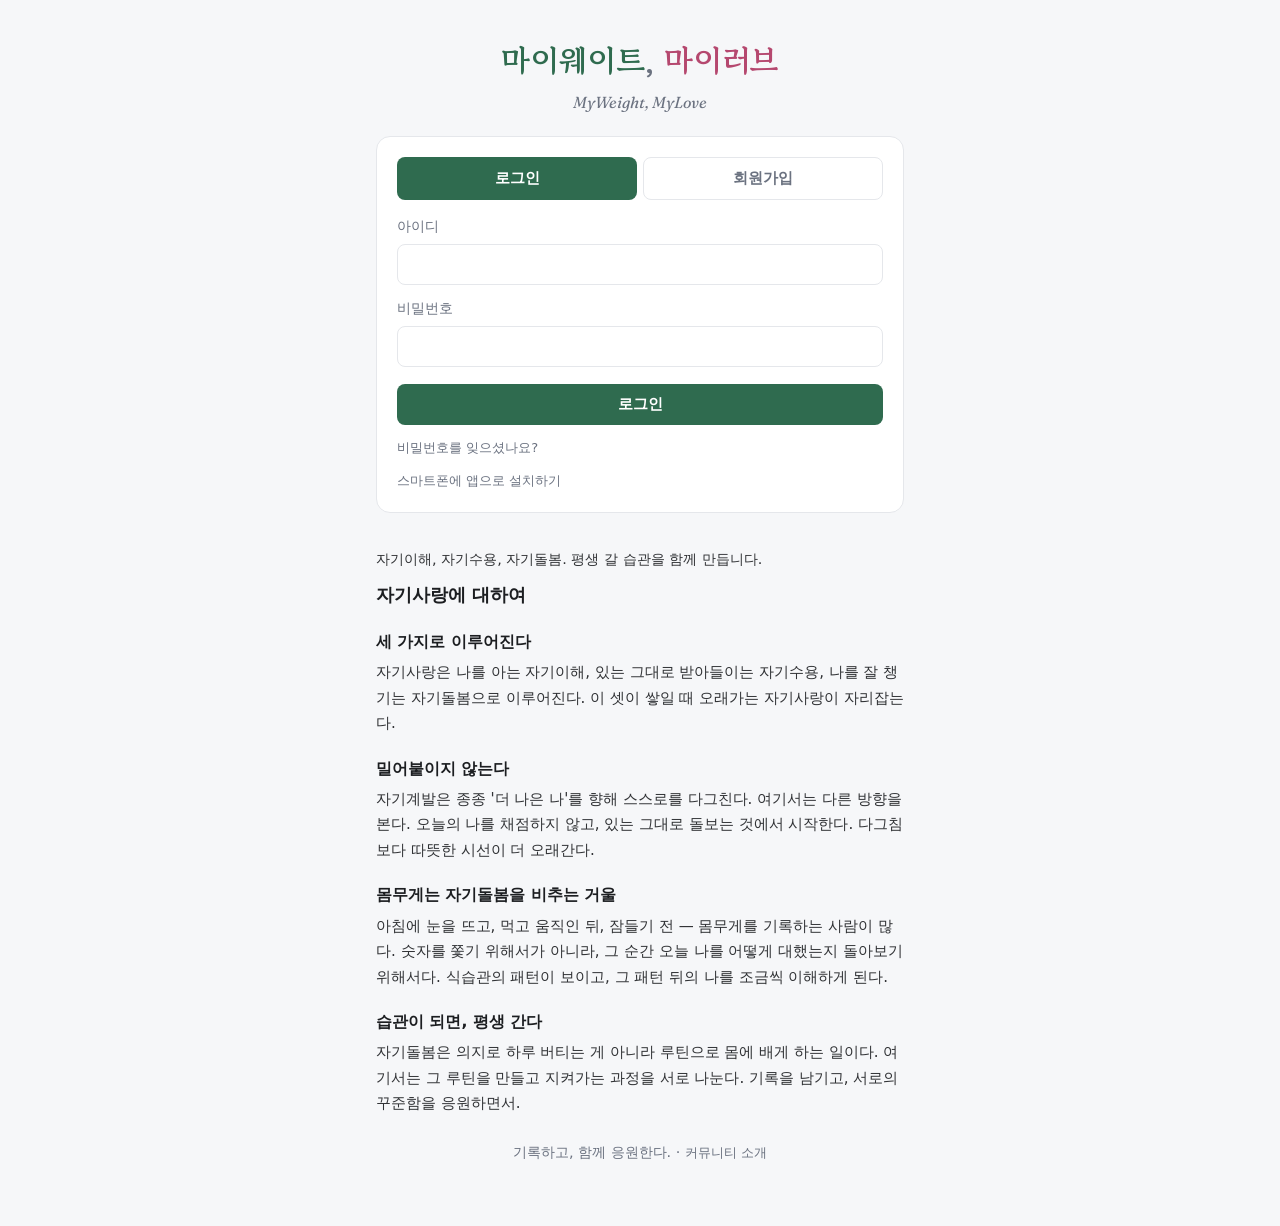
<file: index.html>
<!doctype html>
<html lang="ko">
<head>
  <meta charset="utf-8" />
  <meta name="viewport" content="width=device-width, initial-scale=1" />
  <meta name="color-scheme" content="light dark" />
  <title>마이웨이트, 마이러브</title>
  <meta name="description" content="자기이해, 자기수용, 자기돌봄 — 습관과 루틴으로 몸에 배게 만들어가는 사람들의 커뮤니티." />
  <link rel="icon" type="image/svg+xml" href="./favicon.svg" />
  <link rel="apple-touch-icon" href="./apple-touch-icon.png?v=5" />
  <link rel="manifest" href="./manifest.json" />
  <meta name="theme-color" content="#2f6b4f" />
  <link rel="preconnect" href="https://fonts.googleapis.com" />
  <link rel="stylesheet" href="https://fonts.googleapis.com/css2?family=Fraunces:ital,wght@1,500&family=Gowun+Batang:wght@700&display=swap" />
  <link rel="stylesheet" href="./style.css?v=15" />
</head>
<body>
  <main class="wrap landing">
    <header class="hero">
      <h1 class="wordmark"><span class="w">마이웨이트</span><span class="comma">, </span><span class="l">마이러브</span></h1>
      <p class="en-name">MyWeight, MyLove</p>
    </header>

    <section class="auth-card">
      <div class="tabs">
        <button class="tab on" data-tab="login" type="button">로그인</button>
        <button class="tab" data-tab="signup" type="button">회원가입</button>
      </div>

      <form id="form-login" class="auth-form">
        <label>아이디
          <input id="login-loginid" autocomplete="username" autocapitalize="none" required />
        </label>
        <label>비밀번호
          <input id="login-password" type="password" autocomplete="current-password" required />
        </label>
        <button type="submit">로그인</button>
        <a id="to-reset" href="#" class="link-sm">비밀번호를 잊으셨나요?</a>
        <a href="./install-guide.html" class="link-sm">스마트폰에 앱으로 설치하기</a>
        <p id="login-msg" class="form-msg" hidden></p>
      </form>

      <form id="form-signup" class="auth-form" hidden>
        <label>아이디 <span class="hint">영문 소문자·숫자 3–20자 · 공개되지 않음</span>
          <input id="signup-loginid" autocomplete="off" autocapitalize="none" required />
          <span id="loginid-status" class="field-status"></span>
        </label>
        <label>닉네임 <span class="hint">피드·프로필에 표시됨 · 2–20자</span>
          <input id="signup-name" autocomplete="off" required maxlength="20" />
          <span id="name-status" class="field-status"></span>
        </label>
        <label>비밀번호 (8자 이상)
          <input id="signup-password" type="password" autocomplete="new-password" minlength="8" required />
        </label>
        <label>비밀번호 확인
          <input id="signup-password2" type="password" autocomplete="new-password" required />
        </label>
        <label>목표 몸무게 (kg, 선택)
          <input id="signup-target" type="number" step="0.1" min="20" max="300" autocomplete="off" placeholder="예: 68" />
        </label>
        <button type="submit">가입하기</button>
        <p id="signup-msg" class="form-msg" hidden></p>
      </form>

      <form id="form-reset" class="auth-form" hidden>
        <p class="muted sm">아이디와 닉네임으로 새 비밀번호를 정합니다.</p>
        <label>아이디
          <input id="reset-loginid" autocomplete="username" autocapitalize="none" required />
        </label>
        <label>닉네임
          <input id="reset-name" autocomplete="off" required />
        </label>
        <label>새 비밀번호 (8자 이상)
          <input id="reset-password" type="password" autocomplete="new-password" minlength="8" required />
        </label>
        <button type="submit">비밀번호 변경</button>
        <a href="#" class="link-sm" data-tab="login">로그인으로 돌아가기</a>
        <p id="reset-msg" class="form-msg" hidden></p>
      </form>
    </section>

    <section class="essay">
      <p class="muted">자기이해, 자기수용, 자기돌봄. 평생 갈 습관을 함께 만듭니다.</p>
      <h2>자기사랑에 대하여</h2>

      <h3>세 가지로 이루어진다</h3>
      <p>
        자기사랑은 나를 아는 자기이해, 있는 그대로 받아들이는 자기수용, 나를 잘 챙기는
        자기돌봄으로 이루어진다. 이 셋이 쌓일 때 오래가는 자기사랑이 자리잡는다.
      </p>

      <h3>밀어붙이지 않는다</h3>
      <p>
        자기계발은 종종 '더 나은 나'를 향해 스스로를 다그친다. 여기서는 다른 방향을 본다.
        오늘의 나를 채점하지 않고, 있는 그대로 돌보는 것에서 시작한다. 다그침보다
        따뜻한 시선이 더 오래간다.
      </p>

      <h3>몸무게는 자기돌봄을 비추는 거울</h3>
      <p>
        아침에 눈을 뜨고, 먹고 움직인 뒤, 잠들기 전 — 몸무게를 기록하는 사람이 많다.
        숫자를 쫓기 위해서가 아니라, 그 순간 오늘 나를 어떻게 대했는지 돌아보기 위해서다.
        식습관의 패턴이 보이고, 그 패턴 뒤의 나를 조금씩 이해하게 된다.
      </p>

      <h3>습관이 되면, 평생 간다</h3>
      <p>
        자기돌봄은 의지로 하루 버티는 게 아니라 루틴으로 몸에 배게 하는 일이다.
        여기서는 그 루틴을 만들고 지켜가는 과정을 서로 나눈다. 기록을 남기고,
        서로의 꾸준함을 응원하면서.
      </p>
    </section>

    <p class="muted foot">기록하고, 함께 응원한다. · <a href="./about.html" class="link-sm">커뮤니티 소개</a></p>
  </main>

  <script src="./config.js?v=1"></script>
  <script src="./landing.js?v=1"></script>
</body>
</html>
</file>
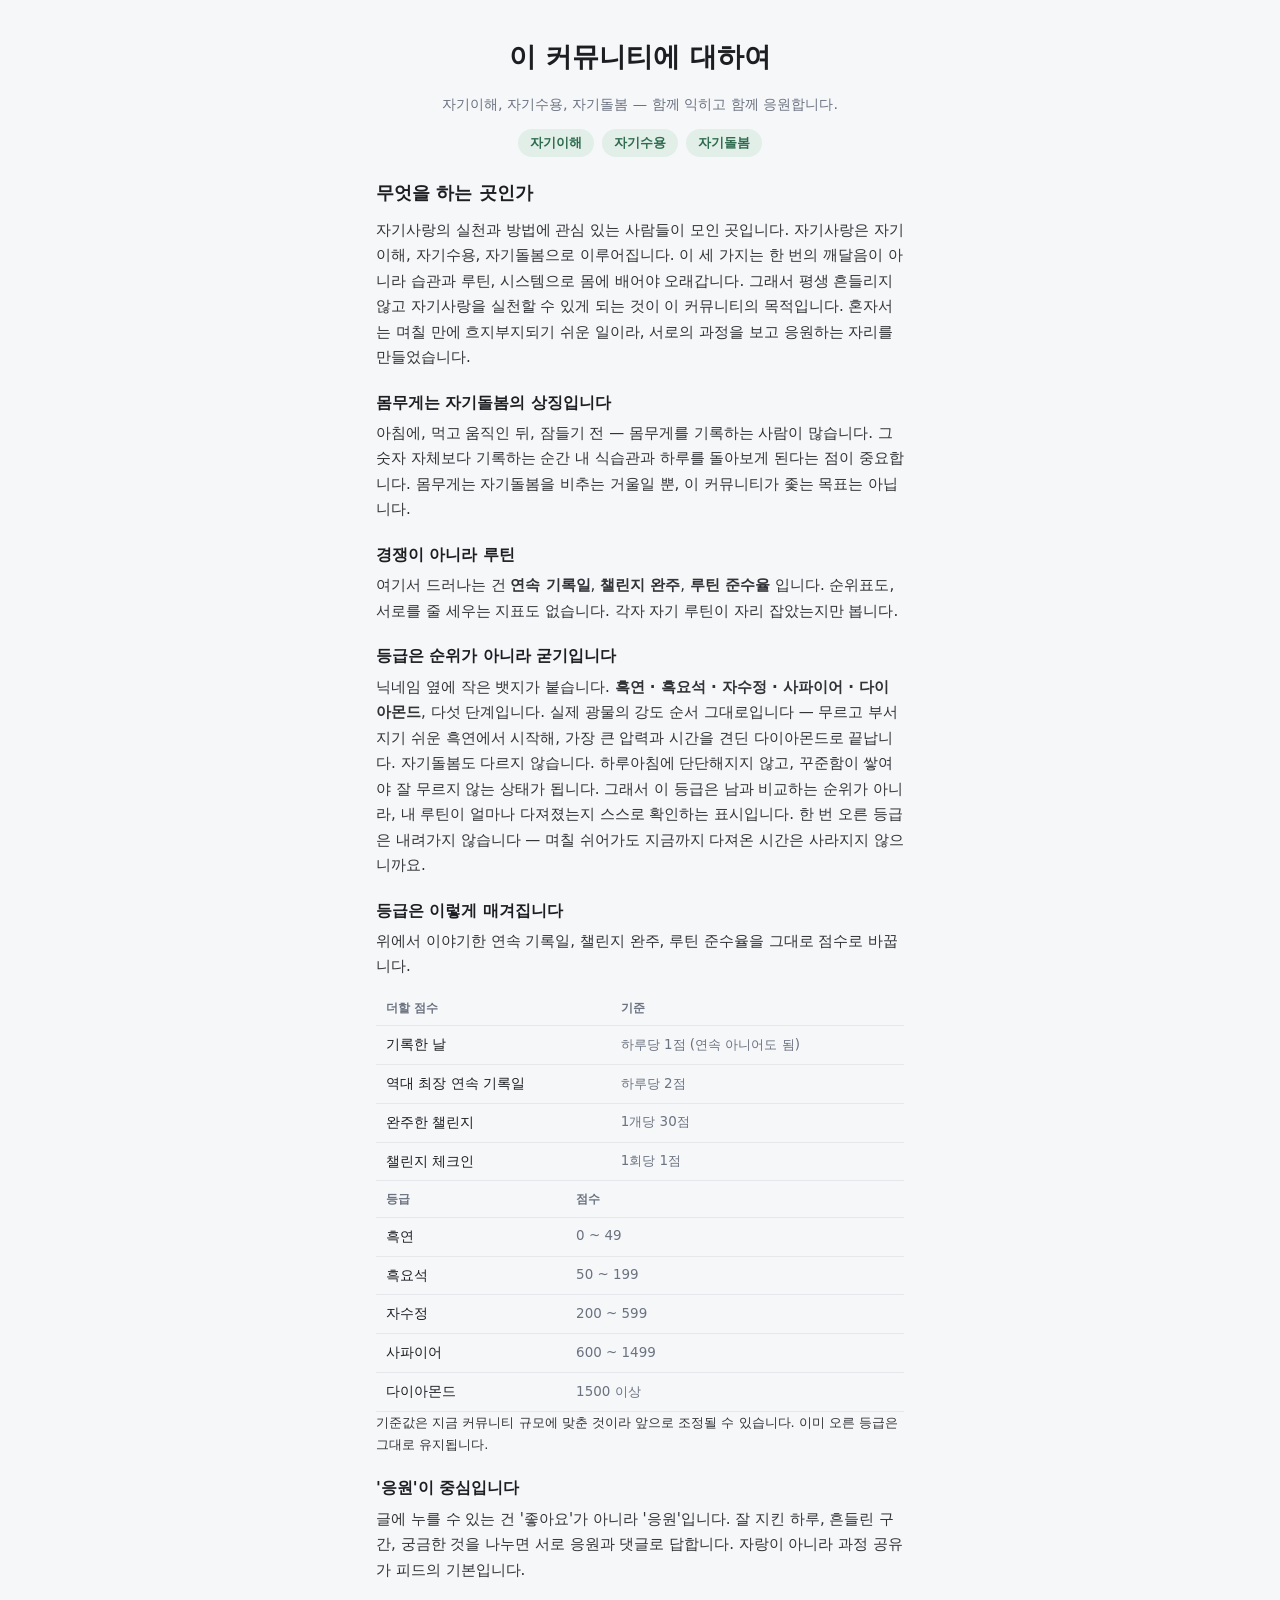
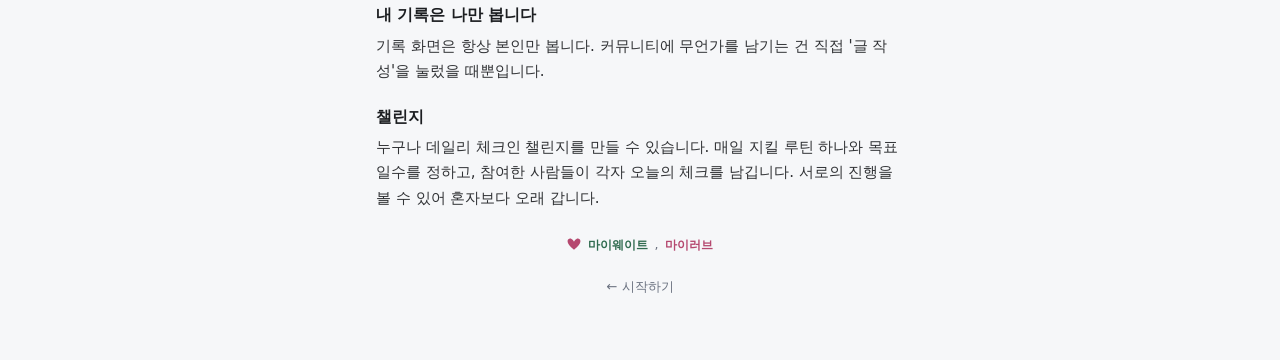
<file: about.html>
<!doctype html>
<html lang="ko">
<head>
  <meta charset="utf-8" />
  <meta name="viewport" content="width=device-width, initial-scale=1" />
  <meta name="color-scheme" content="light dark" />
  <title>소개 · 마이웨이트, 마이러브</title>
  <meta name="description" content="자기이해·자기수용·자기돌봄을 실천하는 사람들의 커뮤니티. 몸무게 기록은 그 과정을 비추는 도구입니다." />
  <link rel="icon" type="image/svg+xml" href="./favicon.svg" />
  <link rel="apple-touch-icon" href="./apple-touch-icon.png?v=5" />
  <link rel="manifest" href="./manifest.json" />
  <meta name="theme-color" content="#2f6b4f" />
  <link rel="stylesheet" href="./style.css?v=15" />
</head>
<body>
  <main class="wrap landing">
    <header class="hero">
      <h1>이 커뮤니티에 대하여</h1>
      <p class="muted">자기이해, 자기수용, 자기돌봄 — 함께 익히고 함께 응원합니다.</p>
      <p class="pillars"><span class="pill">자기이해</span><span class="pill">자기수용</span><span class="pill">자기돌봄</span></p>
    </header>

    <section class="essay">
      <h2>무엇을 하는 곳인가</h2>
      <p>
        자기사랑의 실천과 방법에 관심 있는 사람들이 모인 곳입니다. 자기사랑은 자기이해,
        자기수용, 자기돌봄으로 이루어집니다. 이 세 가지는 한 번의 깨달음이 아니라 습관과
        루틴, 시스템으로 몸에 배어야 오래갑니다. 그래서 평생 흔들리지 않고 자기사랑을
        실천할 수 있게 되는 것이 이 커뮤니티의 목적입니다. 혼자서는 며칠 만에 흐지부지되기
        쉬운 일이라, 서로의 과정을 보고 응원하는 자리를 만들었습니다.
      </p>

      <h3>몸무게는 자기돌봄의 상징입니다</h3>
      <p>
        아침에, 먹고 움직인 뒤, 잠들기 전 — 몸무게를 기록하는 사람이 많습니다. 그 숫자
        자체보다 기록하는 순간 내 식습관과 하루를 돌아보게 된다는 점이 중요합니다.
        몸무게는 자기돌봄을 비추는 거울일 뿐, 이 커뮤니티가 좇는 목표는 아닙니다.
      </p>

      <h3>경쟁이 아니라 루틴</h3>
      <p>
        여기서 드러나는 건 <b>연속 기록일</b>, <b>챌린지 완주</b>, <b>루틴 준수율</b> 입니다.
        순위표도, 서로를 줄 세우는 지표도 없습니다. 각자 자기 루틴이 자리 잡았는지만 봅니다.
      </p>

      <h3>등급은 순위가 아니라 굳기입니다</h3>
      <p>
        닉네임 옆에 작은 뱃지가 붙습니다. <b>흑연 · 흑요석 · 자수정 · 사파이어 · 다이아몬드</b>,
        다섯 단계입니다. 실제 광물의 강도 순서 그대로입니다 — 무르고 부서지기 쉬운 흑연에서
        시작해, 가장 큰 압력과 시간을 견딘 다이아몬드로 끝납니다. 자기돌봄도 다르지 않습니다.
        하루아침에 단단해지지 않고, 꾸준함이 쌓여야 잘 무르지 않는 상태가 됩니다. 그래서 이
        등급은 남과 비교하는 순위가 아니라, 내 루틴이 얼마나 다져졌는지 스스로 확인하는
        표시입니다. 한 번 오른 등급은 내려가지 않습니다 — 며칠 쉬어가도 지금까지 다져온
        시간은 사라지지 않으니까요.
      </p>

      <h3>등급은 이렇게 매겨집니다</h3>
      <p>
        위에서 이야기한 연속 기록일, 챌린지 완주, 루틴 준수율을 그대로 점수로 바꿉니다.
      </p>
      <div class="table-scroll">
        <table>
          <thead><tr><th>더할 점수</th><th>기준</th></tr></thead>
          <tbody>
            <tr><td>기록한 날</td><td class="q">하루당 1점 (연속 아니어도 됨)</td></tr>
            <tr><td>역대 최장 연속 기록일</td><td class="q">하루당 2점</td></tr>
            <tr><td>완주한 챌린지</td><td class="q">1개당 30점</td></tr>
            <tr><td>챌린지 체크인</td><td class="q">1회당 1점</td></tr>
          </tbody>
        </table>
      </div>
      <div class="table-scroll">
        <table>
          <thead><tr><th>등급</th><th>점수</th></tr></thead>
          <tbody>
            <tr><td>흑연</td><td class="q">0 ~ 49</td></tr>
            <tr><td>흑요석</td><td class="q">50 ~ 199</td></tr>
            <tr><td>자수정</td><td class="q">200 ~ 599</td></tr>
            <tr><td>사파이어</td><td class="q">600 ~ 1499</td></tr>
            <tr><td>다이아몬드</td><td class="q">1500 이상</td></tr>
          </tbody>
        </table>
      </div>
      <p class="muted sm">기준값은 지금 커뮤니티 규모에 맞춘 것이라 앞으로 조정될 수 있습니다. 이미 오른 등급은 그대로 유지됩니다.</p>

      <h3>'응원'이 중심입니다</h3>
      <p>
        글에 누를 수 있는 건 '좋아요'가 아니라 '응원'입니다. 잘 지킨 하루, 흔들린 구간,
        궁금한 것을 나누면 서로 응원과 댓글로 답합니다. 자랑이 아니라 과정 공유가
        피드의 기본입니다.
      </p>

      <h3>내 기록은 나만 봅니다</h3>
      <p>
        기록 화면은 항상 본인만 봅니다. 커뮤니티에 무언가를 남기는 건 직접 '글 작성'을
        눌렀을 때뿐입니다.
      </p>

      <h3>챌린지</h3>
      <p>
        누구나 데일리 체크인 챌린지를 만들 수 있습니다. 매일 지킬 루틴 하나와 목표 일수를
        정하고, 참여한 사람들이 각자 오늘의 체크를 남깁니다. 서로의 진행을 볼 수 있어
        혼자보다 오래 갑니다.
      </p>
    </section>

    <p class="brand-sig">
      <svg class="sig-heart" viewBox="0 0 100 100" aria-hidden="true">
        <path d="M50 84 C18 60 4 40 4 24 C4 8 20 0 32 7 C41 12 47 20 50 27 C53 20 59 12 68 7 C80 0 96 8 96 24 C96 40 82 60 50 84 Z" fill="var(--love)"/>
      </svg>
      <b class="w">마이웨이트</b>, <b class="l">마이러브</b>
    </p>
    <p class="muted foot"><a href="./" class="link-sm">← 시작하기</a></p>
  </main>
</body>
</html>
</file>
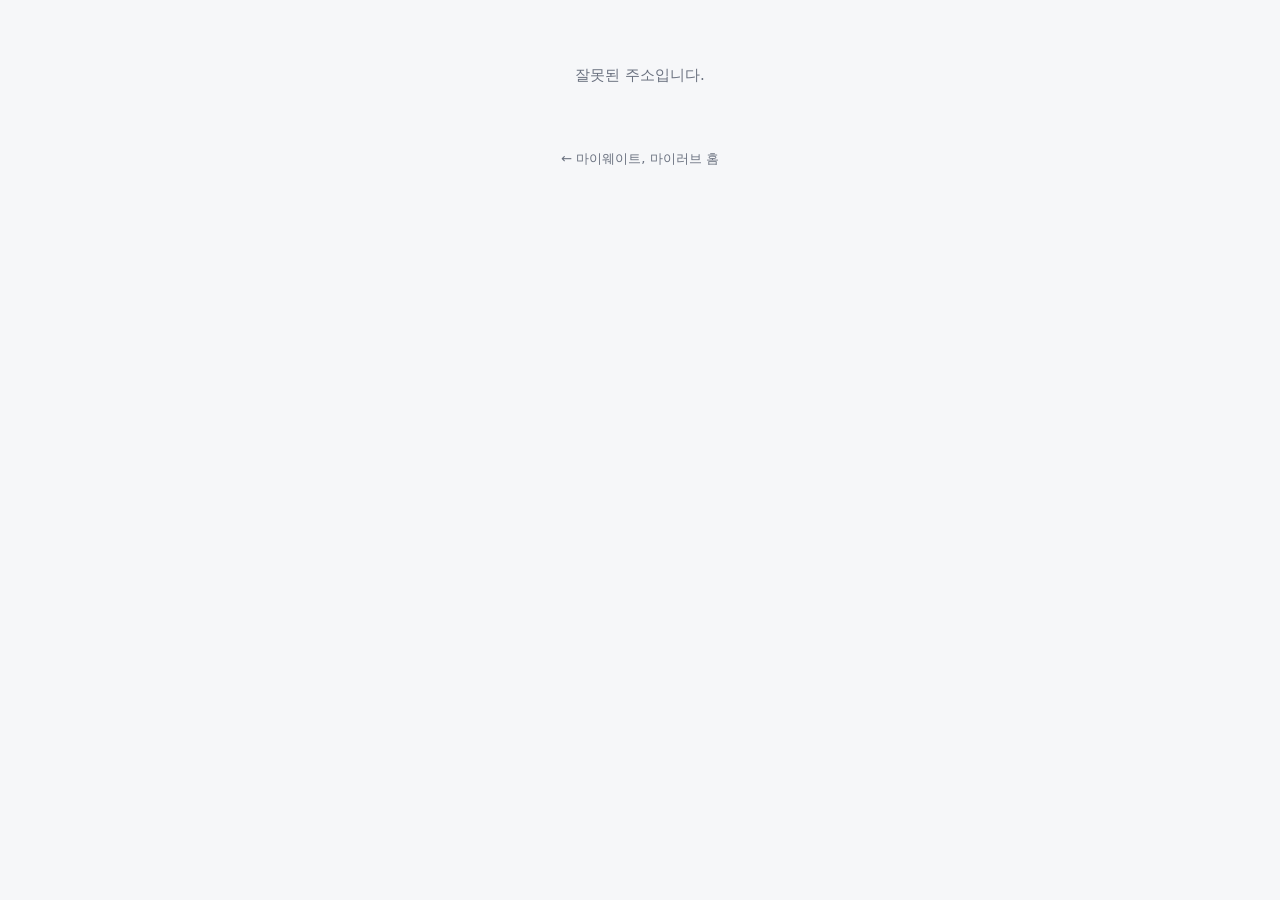
<file: challenge.html>
<!doctype html>
<html lang="ko">
<head>
  <meta charset="utf-8" />
  <meta name="viewport" content="width=device-width, initial-scale=1" />
  <meta name="color-scheme" content="light dark" />
  <title>챌린지 · 마이웨이트, 마이러브</title>
  <meta name="description" id="meta-desc" content="함께 지키는 데일리 체크인 챌린지" />
  <link rel="icon" type="image/svg+xml" href="./favicon.svg" />
  <link rel="apple-touch-icon" href="./apple-touch-icon.png?v=5" />
  <link rel="manifest" href="./manifest.json" />
  <meta name="theme-color" content="#2f6b4f" />
  <link rel="stylesheet" href="./style.css?v=15" />
</head>
<body>
  <main class="wrap landing">
    <div id="c-root"><div class="boot">불러오는 중…</div></div>
    <p class="muted foot"><a href="./" class="link-sm">← 마이웨이트, 마이러브 홈</a></p>
  </main>

  <script src="./config.js?v=1"></script>
  <script>
  (function () {
    var root = document.getElementById("c-root");
    var id = new URLSearchParams(location.search).get("id") || "";
    var base = location.pathname.replace(/\/challenge\.html$/, "");
    if (!/^\d+$/.test(id)) { root.innerHTML = '<div class="empty">잘못된 주소입니다.</div>'; return; }

    // 이미 로그인한 사용자는 앱 안의 챌린지 화면으로
    var token = "";
    try { token = localStorage.getItem(window.HW.TOKEN_KEY) || ""; } catch (e) {}
    if (token) {
      try { sessionStorage.setItem("spa_redirect", location.origin + base + "/challenges/" + id); } catch (e) {}
      location.replace(base + "/app.html");
      return;
    }

    var esc = function (s) {
      var d = document.createElement("div");
      d.textContent = s == null ? "" : String(s);
      return d.innerHTML;
    };

    fetch(window.HW.API + "/c/" + id, { cache: "no-store" })
      .then(function (r) { if (!r.ok) throw new Error(); return r.json(); })
      .then(function (c) {
        document.title = c.title + " · 마이웨이트, 마이러브";
        document.getElementById("meta-desc").setAttribute(
          "content",
          c.title + " — " + c.member_count + "명이 함께하는 " + c.target_days + "일 데일리 체크인 챌린지"
        );
        var more = c.member_count > c.sample_members.length ? " 외" : "";
        root.innerHTML =
          '<header class="hero"><h1>' + esc(c.title) + "</h1>" +
          '<p class="muted">' + esc(c.owner_name) + " 시작 · " + c.target_days + "일 목표</p></header>" +
          (c.description ? '<p class="c-desc">' + esc(c.description) + "</p>" : "") +
          '<div class="c-stats">' +
            "<div><b>" + c.member_count + "</b><span>참여자</span></div>" +
            "<div><b>" + c.active_this_week + "</b><span>이번 주 활동</span></div>" +
          "</div>" +
          (c.sample_members.length
            ? '<p class="muted sm">' + c.sample_members.map(esc).join(" · ") + more + " 참여 중</p>"
            : "") +
          (c.is_active === false
            ? '<p class="ended-note">종료된 챌린지예요. 새로 참여할 수 없어요.</p>'
            : '<a class="cta" href="./">가입하고 참여하기</a>') +
          '<p class="muted sm c-note">몸무게 기록은 자기돌봄을 비추는 도구입니다. ' +
          "챌린지는 매일의 루틴을 함께 지키기 위한 것이고요.</p>";
      })
      .catch(function () {
        root.innerHTML = '<div class="empty">챌린지를 찾을 수 없어요.</div>';
      });
  })();
  </script>
</body>
</html>
</file>
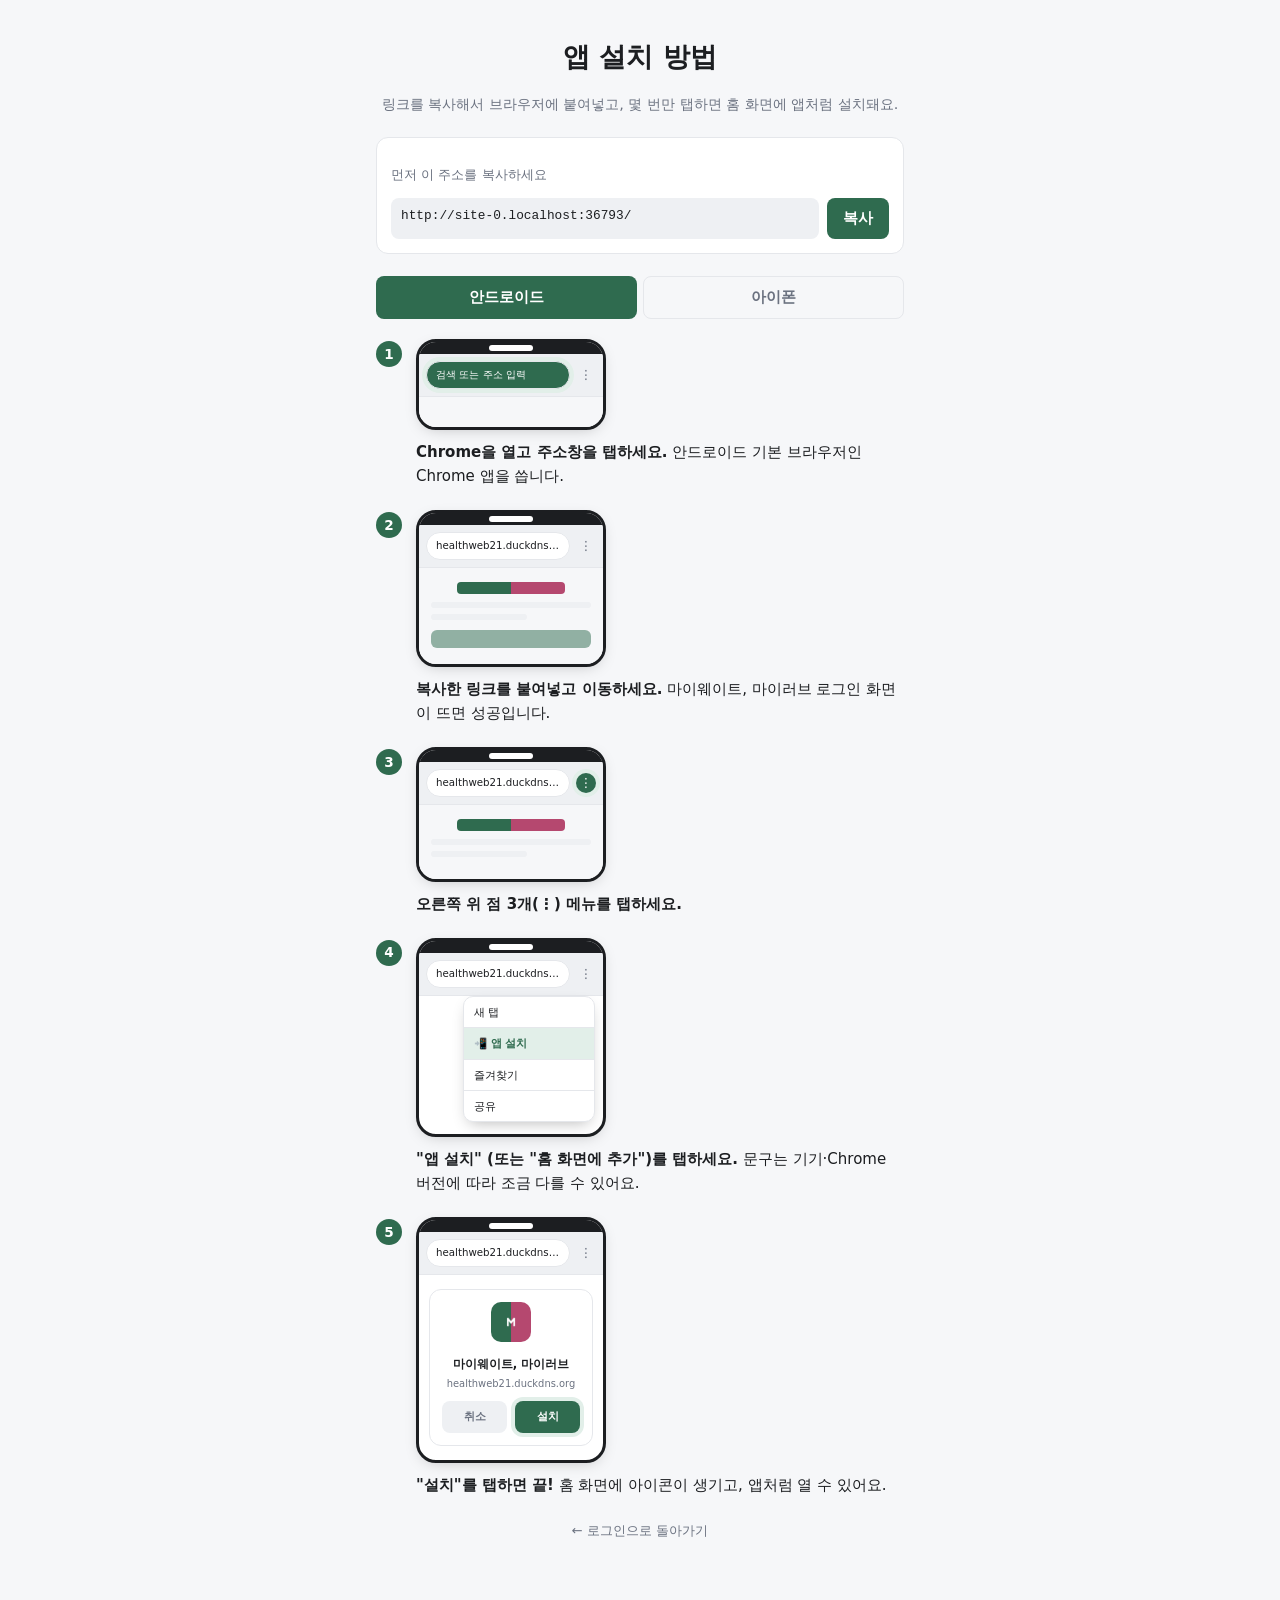
<file: install-guide.html>
<!doctype html>
<html lang="ko">
<head>
  <meta charset="utf-8" />
  <meta name="viewport" content="width=device-width, initial-scale=1" />
  <meta name="color-scheme" content="light dark" />
  <title>앱 설치 방법 · 마이웨이트, 마이러브</title>
  <meta name="description" content="안드로이드·아이폰에서 마이웨이트, 마이러브를 홈 화면에 앱처럼 설치하는 방법." />
  <link rel="icon" type="image/svg+xml" href="./favicon.svg" />
  <link rel="apple-touch-icon" href="./apple-touch-icon.png?v=5" />
  <link rel="manifest" href="./manifest.json" />
  <meta name="theme-color" content="#2f6b4f" />
  <link rel="stylesheet" href="./style.css?v=15" />
  <style>
    .copy-box { background: var(--card); border: 1px solid var(--border); border-radius: 12px; padding: 14px; margin-bottom: 22px; }
    .copy-row { display: flex; gap: 8px; margin-top: 8px; }
    .copy-row code { flex: 1; min-width: 0; overflow: hidden; text-overflow: ellipsis; white-space: nowrap;
      background: var(--card-2); border-radius: 8px; padding: 8px 10px; font-size: .8rem; color: var(--text); }
    .copy-row button { flex-shrink: 0; }

    .platform-tabs { margin-bottom: 20px; }

    .step-card { display: flex; gap: 14px; align-items: flex-start; margin-bottom: 22px; }
    .step-num {
      flex-shrink: 0; width: 26px; height: 26px; border-radius: 50%;
      background: var(--accent); color: #fff; font-weight: 700; font-size: .85rem;
      display: grid; place-items: center; margin-top: 2px;
    }
    .step-body { flex: 1; min-width: 0; }
    .step-text { margin: 10px 0 0; line-height: 1.6; }
    .step-text b { color: var(--text); }

    .phone-mock {
      width: 190px; border: 3px solid var(--text); border-radius: 20px; overflow: hidden;
      background: var(--card); box-shadow: 0 4px 16px -6px rgba(0,0,0,.25); position: relative;
    }
    .phone-notch { height: 12px; background: var(--text); position: relative; }
    .phone-notch::after {
      content: ""; position: absolute; left: 50%; top: 3px; transform: translateX(-50%);
      width: 44px; height: 6px; background: var(--card); border-radius: 4px;
    }
    .chrome-bar { display: flex; align-items: center; gap: 6px; padding: 7px 7px; background: var(--card-2); border-bottom: 1px solid var(--border); }
    .addr-pill {
      flex: 1; min-width: 0; background: var(--card); border: 1px solid var(--border); border-radius: 999px;
      padding: 5px 9px; font-size: .64rem; color: var(--muted); overflow: hidden; text-overflow: ellipsis; white-space: nowrap;
    }
    .addr-pill.filled { color: var(--text); }
    .chrome-icon {
      width: 20px; height: 20px; border-radius: 50%; flex-shrink: 0;
      display: grid; place-items: center; font-size: .8rem; color: var(--muted);
    }
    .hl { color: #fff !important; background: var(--accent); box-shadow: 0 0 0 4px var(--accent-soft); animation: tap-pulse 1.6s ease-in-out infinite; }
    @media (prefers-reduced-motion: reduce) { .hl { animation: none; } }
    @keyframes tap-pulse {
      0%, 100% { box-shadow: 0 0 0 3px var(--accent-soft); }
      50% { box-shadow: 0 0 0 7px var(--accent-soft); }
    }

    .page-preview { padding: 14px 12px 16px; background: var(--bg); }
    .pp-word { height: 12px; width: 68%; margin: 0 auto 8px; border-radius: 4px; background: linear-gradient(90deg, var(--accent) 50%, var(--love) 50%); }
    .pp-line { height: 6px; border-radius: 3px; background: var(--card-2); margin-bottom: 6px; }
    .pp-line.short { width: 60%; }
    .pp-btn { height: 18px; border-radius: 6px; background: var(--accent); opacity: .5; margin-top: 10px; }

    .ios-toolbar { display: flex; justify-content: space-around; align-items: center; padding: 8px 4px; background: var(--card-2); border-top: 1px solid var(--border); }
    .ios-toolbar .chrome-icon { color: var(--muted); }

    .sheet-mock { background: var(--card); border-top: 1px solid var(--border); }
    .sheet-icons { display: flex; gap: 8px; padding: 10px 10px 6px; }
    .sheet-icon { width: 30px; height: 30px; border-radius: 8px; background: var(--card-2); flex-shrink: 0; }
    .sheet-list .mi { padding: 8px 12px; font-size: .68rem; border-top: 1px solid var(--border); color: var(--text); }
    .sheet-list .mi.hl { background: var(--accent-soft); color: var(--accent) !important; font-weight: 700; box-shadow: none; animation: none; }

    .menu-pop-mock {
      margin: 0 8px 12px auto; width: 132px; background: var(--card); border: 1px solid var(--border);
      border-radius: 10px; box-shadow: 0 6px 16px -6px rgba(0,0,0,.3); overflow: hidden;
    }
    .menu-pop-mock .mi { padding: 7px 10px; font-size: .66rem; border-bottom: 1px solid var(--border); color: var(--text); }
    .menu-pop-mock .mi:last-child { border-bottom: 0; }
    .menu-pop-mock .mi.hl { background: var(--accent-soft); color: var(--accent) !important; font-weight: 700; box-shadow: none; animation: none; }

    .confirm-mock { margin: 14px 10px; padding: 12px; background: var(--card); border: 1px solid var(--border); border-radius: 12px; text-align: center; }
    .confirm-mock img { width: 40px; height: 40px; border-radius: 10px; margin-bottom: 6px; }
    .confirm-mock .cm-name { font-size: .74rem; font-weight: 700; margin-bottom: 2px; }
    .confirm-mock .cm-url { font-size: .62rem; color: var(--muted); margin-bottom: 10px; }
    .confirm-actions { display: flex; gap: 8px; }
    .confirm-actions span { flex: 1; padding: 7px; border-radius: 8px; font-size: .7rem; font-weight: 600; background: var(--card-2); color: var(--muted); }
    .confirm-actions span.hl { background: var(--accent); color: #fff !important; box-shadow: 0 0 0 4px var(--accent-soft); }

    .confirm-header { display: flex; align-items: center; justify-content: space-between; padding: 10px 12px; border-bottom: 1px solid var(--border); }
    .confirm-header .cancel { font-size: .68rem; color: var(--muted); }
    .confirm-header .add { font-size: .7rem; font-weight: 700; color: var(--muted); padding: 3px 8px; border-radius: 6px; }
  </style>
</head>
<body>
  <main class="wrap landing">
    <header class="hero">
      <h1>앱 설치 방법</h1>
      <p class="muted">링크를 복사해서 브라우저에 붙여넣고, 몇 번만 탭하면 홈 화면에 앱처럼 설치돼요.</p>
    </header>

    <section class="copy-box">
      <p class="muted sm">먼저 이 주소를 복사하세요</p>
      <div class="copy-row">
        <code id="site-url"></code>
        <button id="copy-btn" type="button">복사</button>
      </div>
      <p id="copy-msg" class="form-msg" hidden></p>
    </section>

    <div class="tabs platform-tabs">
      <button class="tab on" data-p="android" type="button">안드로이드</button>
      <button class="tab" data-p="ios" type="button">아이폰</button>
    </div>

    <section class="steps" data-platform="android">
      <article class="step-card">
        <div class="step-num">1</div>
        <div class="step-body">
          <div class="phone-mock">
            <div class="phone-notch"></div>
            <div class="chrome-bar">
              <div class="addr-pill hl">검색 또는 주소 입력</div>
              <div class="chrome-icon">⋮</div>
            </div>
            <div class="page-preview"></div>
          </div>
          <p class="step-text"><b>Chrome을 열고 주소창을 탭하세요.</b> 안드로이드 기본 브라우저인 Chrome 앱을 씁니다.</p>
        </div>
      </article>

      <article class="step-card">
        <div class="step-num">2</div>
        <div class="step-body">
          <div class="phone-mock">
            <div class="phone-notch"></div>
            <div class="chrome-bar">
              <div class="addr-pill filled">healthweb21.duckdns.org</div>
              <div class="chrome-icon">⋮</div>
            </div>
            <div class="page-preview">
              <div class="pp-word"></div>
              <div class="pp-line"></div>
              <div class="pp-line short"></div>
              <div class="pp-btn"></div>
            </div>
          </div>
          <p class="step-text"><b>복사한 링크를 붙여넣고 이동하세요.</b> 마이웨이트, 마이러브 로그인 화면이 뜨면 성공입니다.</p>
        </div>
      </article>

      <article class="step-card">
        <div class="step-num">3</div>
        <div class="step-body">
          <div class="phone-mock">
            <div class="phone-notch"></div>
            <div class="chrome-bar">
              <div class="addr-pill filled">healthweb21.duckdns.org</div>
              <div class="chrome-icon hl">⋮</div>
            </div>
            <div class="page-preview">
              <div class="pp-word"></div>
              <div class="pp-line"></div>
              <div class="pp-line short"></div>
            </div>
          </div>
          <p class="step-text"><b>오른쪽 위 점 3개(⋮) 메뉴를 탭하세요.</b></p>
        </div>
      </article>

      <article class="step-card">
        <div class="step-num">4</div>
        <div class="step-body">
          <div class="phone-mock">
            <div class="phone-notch"></div>
            <div class="chrome-bar">
              <div class="addr-pill filled">healthweb21.duckdns.org</div>
              <div class="chrome-icon">⋮</div>
            </div>
            <div class="menu-pop-mock">
              <div class="mi">새 탭</div>
              <div class="mi hl">📲 앱 설치</div>
              <div class="mi">즐겨찾기</div>
              <div class="mi">공유</div>
            </div>
          </div>
          <p class="step-text"><b>"앱 설치" (또는 "홈 화면에 추가")를 탭하세요.</b> 문구는 기기·Chrome 버전에 따라 조금 다를 수 있어요.</p>
        </div>
      </article>

      <article class="step-card">
        <div class="step-num">5</div>
        <div class="step-body">
          <div class="phone-mock">
            <div class="phone-notch"></div>
            <div class="chrome-bar">
              <div class="addr-pill filled">healthweb21.duckdns.org</div>
              <div class="chrome-icon">⋮</div>
            </div>
            <div class="confirm-mock">
              <img src="./icon-192.png" alt="" />
              <div class="cm-name">마이웨이트, 마이러브</div>
              <div class="cm-url">healthweb21.duckdns.org</div>
              <div class="confirm-actions">
                <span>취소</span>
                <span class="hl">설치</span>
              </div>
            </div>
          </div>
          <p class="step-text"><b>"설치"를 탭하면 끝!</b> 홈 화면에 아이콘이 생기고, 앱처럼 열 수 있어요.</p>
        </div>
      </article>
    </section>

    <section class="steps" data-platform="ios" hidden>
      <article class="step-card">
        <div class="step-num">1</div>
        <div class="step-body">
          <div class="phone-mock">
            <div class="phone-notch"></div>
            <div class="chrome-bar">
              <div class="addr-pill hl" style="text-align:center">🔍 검색 또는 웹 사이트 이름</div>
            </div>
            <div class="page-preview"></div>
            <div class="ios-toolbar">
              <div class="chrome-icon">‹</div>
              <div class="chrome-icon">›</div>
              <div class="chrome-icon">⬆︎</div>
              <div class="chrome-icon">📖</div>
              <div class="chrome-icon">▢</div>
            </div>
          </div>
          <p class="step-text"><b>Safari를 열고 주소창을 탭하세요.</b> 아이폰 기본 브라우저인 Safari 앱을 씁니다.</p>
        </div>
      </article>

      <article class="step-card">
        <div class="step-num">2</div>
        <div class="step-body">
          <div class="phone-mock">
            <div class="phone-notch"></div>
            <div class="chrome-bar">
              <div class="addr-pill filled" style="text-align:center">healthweb21.duckdns.org</div>
            </div>
            <div class="page-preview">
              <div class="pp-word"></div>
              <div class="pp-line"></div>
              <div class="pp-line short"></div>
              <div class="pp-btn"></div>
            </div>
            <div class="ios-toolbar">
              <div class="chrome-icon">‹</div>
              <div class="chrome-icon">›</div>
              <div class="chrome-icon">⬆︎</div>
              <div class="chrome-icon">📖</div>
              <div class="chrome-icon">▢</div>
            </div>
          </div>
          <p class="step-text"><b>복사한 링크를 붙여넣고 이동하세요.</b> 마이웨이트, 마이러브 로그인 화면이 뜨면 성공입니다.</p>
        </div>
      </article>

      <article class="step-card">
        <div class="step-num">3</div>
        <div class="step-body">
          <div class="phone-mock">
            <div class="phone-notch"></div>
            <div class="chrome-bar">
              <div class="addr-pill filled" style="text-align:center">healthweb21.duckdns.org</div>
            </div>
            <div class="page-preview">
              <div class="pp-word"></div>
              <div class="pp-line"></div>
              <div class="pp-line short"></div>
            </div>
            <div class="ios-toolbar">
              <div class="chrome-icon">‹</div>
              <div class="chrome-icon">›</div>
              <div class="chrome-icon hl">⬆︎</div>
              <div class="chrome-icon">📖</div>
              <div class="chrome-icon">▢</div>
            </div>
          </div>
          <p class="step-text"><b>아래쪽 공유 버튼(⬆︎)을 탭하세요.</b> 일부 기종은 위쪽 주소창 옆에 있어요.</p>
        </div>
      </article>

      <article class="step-card">
        <div class="step-num">4</div>
        <div class="step-body">
          <div class="phone-mock">
            <div class="sheet-mock">
              <div class="sheet-icons">
                <div class="sheet-icon"></div><div class="sheet-icon"></div><div class="sheet-icon"></div><div class="sheet-icon"></div>
              </div>
              <div class="sheet-list">
                <div class="mi">메시지로 보내기</div>
                <div class="mi">복사하기</div>
                <div class="mi hl">➕ 홈 화면에 추가</div>
                <div class="mi">읽기 목록에 추가</div>
              </div>
            </div>
          </div>
          <p class="step-text"><b>아래로 스크롤해서 "홈 화면에 추가"를 탭하세요.</b></p>
        </div>
      </article>

      <article class="step-card">
        <div class="step-num">5</div>
        <div class="step-body">
          <div class="phone-mock">
            <div class="confirm-header">
              <span class="cancel">취소</span>
              <span class="add hl">추가</span>
            </div>
            <div class="confirm-mock" style="margin-top:0;">
              <img src="./icon-192.png" alt="" />
              <div class="cm-name">마이웨이트, 마이러브</div>
              <div class="cm-url">healthweb21.duckdns.org</div>
            </div>
          </div>
          <p class="step-text"><b>오른쪽 위 "추가"를 탭하면 끝!</b> 홈 화면에 아이콘이 생기고, 앱처럼 열 수 있어요.</p>
        </div>
      </article>
    </section>

    <p class="muted foot"><a href="./" class="link-sm">← 로그인으로 돌아가기</a></p>
  </main>

  <script>
    "use strict";
    var url = location.href.replace(/install-guide\.html.*$/, "");
    document.getElementById("site-url").textContent = url;

    document.getElementById("copy-btn").addEventListener("click", function () {
      var msg = document.getElementById("copy-msg");
      function ok() {
        msg.textContent = "복사했습니다"; msg.className = "form-msg ok"; msg.hidden = false;
        setTimeout(function () { msg.hidden = true; }, 2000);
      }
      function fail() {
        msg.textContent = "복사에 실패했어요. 주소를 직접 선택해서 복사해 주세요.";
        msg.className = "form-msg err"; msg.hidden = false;
      }
      if (navigator.clipboard && navigator.clipboard.writeText) {
        navigator.clipboard.writeText(url).then(ok, fail);
      } else {
        try {
          var ta = document.createElement("textarea");
          ta.value = url; ta.style.position = "fixed"; ta.style.opacity = "0";
          document.body.appendChild(ta); ta.focus(); ta.select();
          document.execCommand("copy"); document.body.removeChild(ta);
          ok();
        } catch (e) { fail(); }
      }
    });

    document.querySelectorAll(".platform-tabs .tab").forEach(function (btn) {
      btn.addEventListener("click", function () {
        document.querySelectorAll(".platform-tabs .tab").forEach(function (b) { b.classList.toggle("on", b === btn); });
        var p = btn.dataset.p;
        document.querySelectorAll(".steps").forEach(function (s) { s.hidden = s.dataset.platform !== p; });
      });
    });
  </script>
</body>
</html>
</file>
<file: style.css>
:root {
  --bg: #f6f7f9;
  --card: #ffffff;
  --card-2: #eef0f3;
  --text: #1c1e21;
  --muted: #6b7280;
  --border: #e5e7eb;
  --accent: #2f6b4f;
  --accent-soft: #e2efe9;
  --social: #b0542f;
  --social-soft: #f4e7e0;
  --up: #dc2626;
  --down: #16a34a;
  --error: #b91c1c;
  --rank-1: #52525b; --rank-1-soft: #e4e4e7;
  --rank-2: #4338ca; --rank-2-soft: #e0e3fa;
  --rank-3: #7c3aed; --rank-3-soft: #ede9fe;
  --rank-4: #1d4ed8; --rank-4-soft: #dbeafe;
  --rank-5: #6d28d9; --rank-5-soft: #f5f3ff;
  --love: #b5486f;
}
@media (prefers-color-scheme: dark) {
  :root {
    --bg: #14161a;
    --card: #1e2126;
    --card-2: #262a31;
    --text: #e6e8eb;
    --muted: #9aa1ab;
    --border: #2e333b;
    --accent: #6cc099;
    --accent-soft: #1d2a23;
    --social: #e08a63;
    --social-soft: #2c2018;
    --up: #f87171;
    --down: #4ade80;
    --error: #f87171;
    --rank-1: #a1a1aa; --rank-1-soft: #3f3f46;
    --rank-2: #a5b4fc; --rank-2-soft: #302c5e;
    --rank-3: #c4b5fd; --rank-3-soft: #3b2f6b;
    --rank-4: #93c5fd; --rank-4-soft: #1e3a63;
    --rank-5: #d8b4fe; --rank-5-soft: #3b1d63;
    --love: #e08aa8;
  }
}

* { box-sizing: border-box; }
[hidden] { display: none !important; }
html, body { height: 100%; }
body {
  margin: 0;
  background: var(--bg);
  color: var(--text);
  font: 15px/1.55 system-ui, -apple-system, "Segoe UI", Roboto, "Apple SD Gothic Neo", "Noto Sans KR", sans-serif;
}
h1 { font-size: 1.4rem; margin: 0 0 4px; }
h2 { font-size: 1.15rem; margin: 0 0 10px; }
h3 { font-size: 1rem; margin: 0 0 8px; }
.muted { color: var(--muted); font-size: .9rem; }
.muted.sm { font-size: .82rem; }
.hint { font-weight: 400; color: var(--muted); font-size: .78rem; }

label { display: grid; gap: 6px; font-size: .88rem; color: var(--muted); }
input, select, textarea {
  padding: 10px 12px; font-size: 1rem; font-family: inherit;
  border: 1px solid var(--border); border-radius: 8px;
  background: var(--card); color: var(--text); width: 100%;
}
input:focus, select:focus, textarea:focus { outline: 2px solid var(--accent); border-color: transparent; }
textarea { resize: vertical; }
button {
  padding: 10px 16px; font-size: .95rem; font-weight: 600;
  border: 0; border-radius: 8px; cursor: pointer;
  background: var(--accent); color: #fff;
}
button:disabled { opacity: .5; cursor: default; }
button.ghost { background: transparent; color: var(--muted); border: 1px solid var(--border); font-weight: 500; }
button.on { background: var(--accent); color: #fff; }

.boot { padding: 40px; text-align: center; color: var(--muted); }

/* ============ 랜딩 ============ */
.wrap.landing { max-width: 560px; margin: 0 auto; padding: 24px 16px 48px; }
.hero { text-align: center; margin: 12px 0 22px; }
.hero h1 { font-size: 1.7rem; }
.pillars { display: flex; justify-content: center; gap: 8px; margin: 12px 0 0; flex-wrap: wrap; }
.pill { background: var(--accent-soft); color: var(--accent); font-size: .8rem; font-weight: 600; padding: 4px 12px; border-radius: 999px; }

.hero .wordmark { font-family: "Gowun Batang", serif; font-weight: 700; font-size: 2rem; margin: 0 0 4px; word-break: keep-all; }
.wordmark .w { color: var(--accent); }
.wordmark .l { color: var(--love); }
.wordmark .comma { color: var(--muted); }
.en-name { font-family: "Fraunces", serif; font-style: italic; font-size: 1rem; color: var(--muted); margin: 0 0 6px; }

.brand-sig { display: flex; justify-content: center; align-items: center; gap: 7px; font-size: .78rem; color: var(--muted); margin: 0 0 10px; }
.brand-sig .sig-heart { width: 14px; height: 14px; flex-shrink: 0; }
.brand-sig b.w { color: var(--accent); font-weight: 700; }
.brand-sig b.l { color: var(--love); font-weight: 700; }
.foot { text-align: center; margin-top: 20px; }

.auth-card { background: var(--card); border: 1px solid var(--border); border-radius: 14px; padding: 20px; margin-bottom: 34px; }
.tabs { display: flex; gap: 6px; margin-bottom: 16px; }
.tab { flex: 1; background: transparent; color: var(--muted); border: 1px solid var(--border); font-weight: 600; }
.tab.on { background: var(--accent); color: #fff; border-color: transparent; }
.auth-form[hidden] { display: none; }
.auth-form { display: grid; gap: 13px; }
.auth-form button[type="submit"] { margin-top: 4px; }
.link-sm { font-size: .82rem; color: var(--muted); text-decoration: none; justify-self: start; }
.link-sm:hover { color: var(--accent); }
.form-msg { margin: 2px 0 0; font-size: .86rem; color: var(--muted); }
.form-msg.err { color: var(--error); }
.form-msg.ok { color: var(--down); }
.field-status { font-size: .78rem; min-height: 1em; }
.field-status.ok { color: var(--down); }
.field-status.bad { color: var(--error); }

.essay { margin-bottom: 24px; }
.essay h3 { font-size: .98rem; margin: 20px 0 6px; }
.essay p { color: var(--text); opacity: .9; line-height: 1.7; margin: 0 0 10px; }

/* 공개 챌린지 페이지 (challenge.html) */
.c-desc { white-space: pre-wrap; line-height: 1.7; margin: 0 0 18px; color: var(--text); opacity: .9; }
.c-stats { display: flex; gap: 10px; margin: 18px 0; }
.c-stats div { flex: 1; background: var(--card); border: 1px solid var(--border); border-radius: 12px; padding: 14px; text-align: center; }
.c-stats b { display: block; font-size: 1.5rem; font-weight: 700; }
.c-stats span { color: var(--muted); font-size: .8rem; }
.cta { display: block; text-align: center; background: var(--accent); color: #fff; text-decoration: none; font-weight: 600; padding: 12px 16px; border-radius: 10px; margin: 20px 0 0; }
.c-note { margin-top: 14px; }

/* ============ 앱 셸 ============ */
.app-shell {
  max-width: 620px; margin: 0 auto;
  min-height: 100%; display: flex; flex-direction: column;
  padding-bottom: 64px;
}
.topbar {
  position: sticky; top: 0; z-index: 10;
  display: flex; align-items: center; gap: 4px;
  height: 48px; padding: 0 12px;
  background: var(--bg); border-bottom: 1px solid var(--border);
}
.topbar-title { font-weight: 700; font-size: 1.05rem; }
.icon-btn {
  background: transparent; color: var(--text); border: 0;
  font-size: 1.4rem; line-height: 1; padding: 4px 8px; font-weight: 400;
}
.app-main { flex: 1; padding: 14px 14px 24px; }
.view { display: block; }

.tabbar {
  position: fixed; bottom: 0; left: 0; right: 0; z-index: 20;
  max-width: 620px; margin: 0 auto;
  display: grid; grid-template-columns: 1fr auto 1fr;
  align-items: center;
  background: var(--card); border-top: 1px solid var(--border);
  padding: 6px max(12px, env(safe-area-inset-left)) calc(6px + env(safe-area-inset-bottom));
}
.tabbar button {
  background: transparent; color: var(--muted); border: 0;
  font-size: .82rem; font-weight: 600; padding: 8px 4px;
}
.tabbar button.on { color: var(--accent); }
.tabbar .plus {
  background: var(--accent); color: #fff;
  width: 44px; height: 44px; border-radius: 50%;
  font-size: 1.5rem; font-weight: 400; line-height: 1;
  display: grid; place-items: center; margin: -14px 18px 0;
}

.spinner, .empty, .errbox { text-align: center; color: var(--muted); padding: 40px 16px; }
.empty button, .errbox button { margin-top: 12px; }

/* ============ 나 탭 헤더 ============ */
.me-head { display: flex; align-items: center; gap: 12px; margin-bottom: 16px; }
.me-head-id { flex: 1; min-width: 0; }
.me-name { font-weight: 700; font-size: 1.1rem; overflow: hidden; text-overflow: ellipsis; white-space: nowrap; }
.link-btn { background: transparent; color: var(--accent); border: 0; padding: 2px 0 0; font-size: .82rem; font-weight: 500; }
.me-head > .ghost { flex-shrink: 0; padding: 8px 12px; }
.me-head > .admin-btn { position: relative; color: var(--social); border-color: var(--social); }
.admin-btn .badge {
  position: absolute; top: -6px; right: -6px; min-width: 16px; height: 16px; padding: 0 4px;
  background: var(--up); color: #fff; font-size: .62rem; font-weight: 700; border-radius: 999px;
  display: inline-flex; align-items: center; justify-content: center;
}

/* ============ 통계 · 패널 · 차트 · 표 ============ */
.stats { display: grid; grid-template-columns: repeat(auto-fit, minmax(100px, 1fr)); gap: 8px; margin-bottom: 14px; }
.stat { background: var(--card); border: 1px solid var(--border); border-radius: 10px; padding: 9px 10px; }
.stat .k { color: var(--muted); font-size: .72rem; }
.stat .v { font-size: 1.05rem; font-weight: 700; margin-top: 2px; }
.stat .v small { font-size: .78rem; font-weight: 500; color: var(--muted); }

.panel { background: var(--card); border: 1px solid var(--border); border-radius: 12px; padding: 14px 16px; margin-bottom: 16px; }
.panel > label { margin-bottom: 12px; }
.panel-head { display: flex; align-items: center; justify-content: space-between; font-weight: 600; margin-bottom: 10px; }
.range { display: flex; gap: 4px; }
.range button { padding: 5px 10px; font-size: .8rem; font-weight: 500; background: transparent; color: var(--muted); border: 1px solid var(--border); }
.range button.on { background: var(--accent); color: #fff; border-color: transparent; }
.chart-box { position: relative; height: 240px; }
@media (max-width: 480px) { .chart-box { height: 210px; } }

.table-scroll { overflow-x: auto; }
table { width: 100%; border-collapse: collapse; font-size: .88rem; }
th, td { text-align: left; padding: 8px 10px; border-bottom: 1px solid var(--border); white-space: nowrap; }
th { color: var(--muted); font-weight: 600; font-size: .78rem; }
td.q { white-space: normal; color: var(--muted); font-size: .84rem; min-width: 160px; }
.delta-up { color: var(--up); }
.delta-down { color: var(--down); }
.row-del { background: transparent; color: var(--muted); border: 0; font-size: .9rem; padding: 2px 6px; font-weight: 400; }

.fab {
  position: fixed; right: 16px; bottom: 76px; z-index: 15;
  width: 52px; height: 52px; border-radius: 50%;
  font-size: 1.6rem; font-weight: 400; line-height: 1;
  display: grid; place-items: center;
  box-shadow: 0 6px 18px -4px rgba(0,0,0,.3);
}

/* ============ 피드 · 글 ============ */
.write-btn { width: 100%; background: var(--card); color: var(--accent); border: 1px solid var(--border); margin-bottom: 14px; }
.more { width: 100%; background: transparent; color: var(--muted); border: 1px solid var(--border); margin-top: 8px; }

.post-card, .post-detail { background: var(--card); border: 1px solid var(--border); border-radius: 12px; padding: 14px; margin-bottom: 12px; }
.post-card { cursor: pointer; }
.post-head { display: flex; align-items: center; gap: 8px; flex-wrap: wrap; margin-bottom: 8px; }
.handle { background: transparent; color: var(--text); border: 0; padding: 0; font-weight: 700; font-size: .9rem; }
.post-time { color: var(--muted); font-size: .8rem; }
.post-body { margin: 0; white-space: pre-wrap; line-height: 1.6; }
.post-body:not(.full) { display: -webkit-box; -webkit-line-clamp: 4; -webkit-box-orient: vertical; overflow: hidden; }
.post-weight { margin-top: 8px; font-weight: 700; color: var(--accent); }
.post-weight.big { font-size: 1.3rem; }
.post-actions { display: flex; align-items: center; gap: 14px; margin-top: 12px; }
.cmt { color: var(--muted); font-size: .85rem; }

.kind { font-size: .72rem; font-weight: 600; padding: 2px 8px; border-radius: 999px; background: var(--card-2); color: var(--muted); }
.kind-brag { background: var(--accent-soft); color: var(--accent); }

.rank-badge { font-size: .68rem; font-weight: 700; padding: 1px 8px; border-radius: 999px; white-space: nowrap; }
.rank-1 { background: var(--rank-1-soft); color: var(--rank-1); }
.rank-2 { background: var(--rank-2-soft); color: var(--rank-2); }
.rank-3 { background: var(--rank-3-soft); color: var(--rank-3); }
.rank-4 { background: var(--rank-4-soft); color: var(--rank-4); }
.rank-5 { background: linear-gradient(135deg, #fdf4ff, #eff6ff); color: var(--rank-5); border: 1px solid #c4b5fd; }
@media (prefers-color-scheme: dark) {
  .rank-5 { background: linear-gradient(135deg, #2e1065, #172554); border-color: #6d28d9; }
}
.kind-resolve, .kind-reflect, .kind-casual { background: var(--social-soft); color: var(--social); }

.encourage { background: transparent; color: var(--muted); border: 1px solid var(--border); font-size: .85rem; padding: 6px 12px; }
.encourage.on { background: var(--social-soft); color: var(--social); border-color: transparent; }
.encourage.big { font-size: .95rem; padding: 10px 20px; }

.comments { margin-top: 18px; }
.comment { padding: 10px 0; border-top: 1px solid var(--border); }
.comment .handle { margin-right: 8px; }
.comment p { margin: 4px 0 0; white-space: pre-wrap; }
.comment-form { display: flex; gap: 8px; margin-top: 12px; }
.comment-form input { flex: 1; }
.comment-form button { flex-shrink: 0; }

.edit-form textarea { width: 100%; }
.edit-actions { display: flex; justify-content: flex-end; gap: 8px; margin-top: 8px; }

/* ============ 프로필 ============ */
.profile-head { display: flex; gap: 12px; align-items: center; margin-bottom: 12px; }
.avatar { width: 48px; height: 48px; border-radius: 50%; background: var(--accent-soft); color: var(--accent); display: grid; place-items: center; font-weight: 700; font-size: 1.2rem; flex-shrink: 0; }
.phandle { font-weight: 700; font-size: 1.1rem; }
.pbio { margin: 2px 0 0; color: var(--muted); font-size: .9rem; }
.profile-stats { display: flex; flex-wrap: wrap; gap: 8px 16px; color: var(--muted); font-size: .85rem; margin-bottom: 14px; }

/* ============ 설정 ============ */
.settings .panel { display: grid; gap: 0; }
.settings .panel button { margin-top: 12px; justify-self: start; }
.settings .panel p { margin: 0 0 6px; }
.settings .panel .cta { margin: 10px 0 0; }
.logout { width: 100%; background: transparent; color: var(--error); border: 1px solid var(--border); margin-top: 6px; }
.mono { font-family: ui-monospace, SFMono-Regular, Menlo, Consolas, monospace; font-weight: 700; color: var(--text); }

/* ============ 모달 · 시트 · 토스트 ============ */
.modal-back {
  position: fixed; inset: 0; z-index: 100;
  background: rgba(0,0,0,.45);
  display: flex; align-items: flex-end; justify-content: center;
}
@media (min-width: 560px) { .modal-back { align-items: center; } }
.modal, .sheet {
  background: var(--card); width: 100%; max-width: 480px;
  border-radius: 16px 16px 0 0; padding: 8px 18px 22px;
  max-height: 92vh; overflow-y: auto;
}
@media (min-width: 560px) { .modal, .sheet { border-radius: 16px; } }
.modal-grab { width: 36px; height: 4px; border-radius: 2px; background: var(--border); margin: 6px auto 10px; }
.modal-head { display: flex; align-items: center; justify-content: space-between; font-weight: 700; margin-bottom: 12px; }
.modal-form { display: grid; gap: 14px; }
.modal-form button[type="submit"], .modal-form > button { margin-top: 2px; }
.big-weight input { font-size: 1.6rem; font-weight: 700; text-align: center; }
.check { display: flex; align-items: center; gap: 8px; color: var(--text); }
.check input { width: auto; }
.chips { display: flex; gap: 6px; flex-wrap: wrap; }
.chip { background: transparent; color: var(--muted); border: 1px solid var(--border); font-size: .85rem; padding: 6px 12px; }
.chip.on { background: var(--accent); color: #fff; border-color: transparent; }

.sheet { display: grid; gap: 8px; padding: 16px 18px 24px; }
.sheet button { background: var(--card-2); color: var(--text); }
.sheet button.cancel { background: transparent; color: var(--muted); border: 1px solid var(--border); }

/* 오늘 체크 — 참여 챌린지 × 최근 7일 표 */
.wk-wrap { overflow-x: auto; margin: 0 -4px; }
.wk { width: 100%; min-width: 290px; table-layout: fixed; border-collapse: collapse; }
.wk th, .wk td { padding: 0; text-align: center; vertical-align: middle; font-weight: 400; }
.wk thead th { font-size: .7rem; color: var(--muted); line-height: 1.25; padding: 4px 0; }
.wk thead th:not(.wk-title) { width: 32px; }
.wk .wk-md, .wk .wk-dow { display: block; }
.wk .today { background: var(--accent-soft); }
.wk thead th.today { color: var(--accent); font-weight: 700; border-radius: 8px 8px 0 0; }
.wk tbody tr:last-child td.today { border-radius: 0 0 8px 8px; }
.wk .wk-title { text-align: left; }
.wk .wk-title button {
  background: transparent; color: var(--text); padding: 6px 6px 6px 2px; font-weight: 600; font-size: .85rem;
  width: 100%; display: block; text-align: left;
}
.wk .wk-name { display: block; overflow: hidden; text-overflow: ellipsis; white-space: nowrap; }
.wk .wk-prog { display: block; font-size: .72rem; font-weight: 400; color: var(--muted); }
.wk-cell {
  width: 28px; height: 28px; padding: 0; margin: 4px auto; display: block;
  border-radius: 50%; background: transparent; border: 1.5px solid var(--border);
  color: #fff; font-size: .85rem; line-height: 1;
}
.wk-cell.on { background: var(--accent); border-color: var(--accent); }
.wk td.today .wk-cell:not(.on) { border-color: var(--accent); }
.wk-hint { margin: 10px 0 0; text-align: center; }

.toast {
  position: fixed; left: 50%; bottom: 84px; transform: translateX(-50%);
  z-index: 200; background: var(--text); color: var(--bg);
  padding: 10px 18px; border-radius: 999px; font-size: .88rem; font-weight: 500;
  max-width: 90vw; text-align: center;
}
.toast.err { background: var(--error); color: #fff; }

@media (prefers-reduced-motion: no-preference) {
  .toast { animation: rise .2s ease-out; }
  @keyframes rise { from { opacity: 0; transform: translate(-50%, 8px); } }
}

/* ============ Phase 2: 탭·피드·챌린지·알림 ============ */
.tabbar-5 { grid-template-columns: repeat(2, 1fr) auto repeat(2, 1fr); }
.tabbar-6 { grid-template-columns: repeat(2, 1fr) auto repeat(3, 1fr); }
.tabbar button { position: relative; }
.tabbar .badge {
  position: absolute; top: 2px; left: 50%; margin-left: 6px;
  min-width: 15px; height: 15px; padding: 0 3px;
  background: var(--up); color: #fff; font-size: .62rem; font-weight: 700;
  border-radius: 999px; display: grid; place-items: center; line-height: 1;
}

.seg { display: flex; gap: 4px; margin-bottom: 12px; }
.seg button {
  flex: 1; background: transparent; color: var(--muted);
  border: 1px solid var(--border); font-weight: 600; font-size: .88rem;
}
.seg button.on { background: var(--accent); color: #fff; border-color: transparent; }

.challenge-card {
  background: var(--card); border: 1px solid var(--border);
  border-radius: 12px; padding: 14px; margin-bottom: 12px; cursor: pointer;
}
.cc-title { font-weight: 700; }
.cc-meta { display: flex; gap: 6px; flex-wrap: wrap; align-items: center; margin-top: 6px; color: var(--muted); font-size: .84rem; }
.cc-badge { background: var(--accent-soft); color: var(--accent); border-radius: 999px; padding: 2px 8px; font-weight: 600; }

.challenge-detail h2 { margin-bottom: 2px; }
.cd-desc { white-space: pre-wrap; line-height: 1.6; margin: 10px 0 14px; }
.cd-progress { margin: 14px 0; }
.pbar, .mini-bar { background: var(--card-2); border-radius: 999px; overflow: hidden; }
.pbar { height: 10px; }
.pfill, .mini-fill { height: 100%; background: var(--accent); border-radius: 999px; transition: width .3s; }
.pnum { margin-top: 6px; font-size: .85rem; color: var(--muted); }
.check-btn { width: 100%; margin-top: 4px; }
.check-btn.done { background: var(--down); }
.leave-btn { width: 100%; margin-top: 8px; color: var(--muted); }
.challenge-detail > button:not(.check-btn):not(.leave-btn) { width: 100%; }

.member-row { display: flex; align-items: center; gap: 10px; padding: 8px 0; border-top: 1px solid var(--border); }
.member-row:first-of-type { border-top: 0; }
.member-row .handle { flex-shrink: 0; width: 90px; overflow: hidden; text-overflow: ellipsis; white-space: nowrap; }
.mini-bar { flex: 1; height: 6px; }
.mnum { flex-shrink: 0; font-size: .8rem; color: var(--muted); width: 34px; text-align: right; }

.notif {
  display: flex; justify-content: space-between; align-items: baseline; gap: 10px;
  width: 100%; text-align: left; background: var(--card); color: var(--text);
  border: 1px solid var(--border); border-radius: 10px; padding: 12px 14px;
  margin-bottom: 8px; font-weight: 400;
}
.notif.unread { border-color: var(--accent); background: var(--accent-soft); }
.notif-time { flex-shrink: 0; color: var(--muted); font-size: .8rem; }

.profile-head { align-items: center; }
.profile-id { flex: 1; min-width: 0; }
.profile-head > button { flex-shrink: 0; }
.profile-stats b { color: var(--text); }

/* ============ Phase 3a: 검색 · 리치 프로필 · 차단 ============ */
.topbar-title { flex: 1; min-width: 0; overflow: hidden; text-overflow: ellipsis; white-space: nowrap; }

.search-input { margin-bottom: 14px; }
.sr { margin-bottom: 18px; }
.sr h3 { color: var(--muted); font-size: .8rem; font-weight: 600; margin-bottom: 8px; }
.sr-user, .sr-row {
  display: flex; align-items: center; gap: 10px; width: 100%; text-align: left;
  background: var(--card); color: var(--text); border: 1px solid var(--border);
  border-radius: 10px; padding: 10px 12px; margin-bottom: 8px; font-weight: 400;
}
.sr-user-txt { flex: 1; min-width: 0; }
.sr-name { font-weight: 700; font-size: .92rem; overflow: hidden; text-overflow: ellipsis; white-space: nowrap; }
.sr-bio { color: var(--muted); font-size: .82rem; overflow: hidden; text-overflow: ellipsis; white-space: nowrap; }
.sr-row { justify-content: space-between; }
.sr-meta { flex-shrink: 0; color: var(--muted); font-size: .82rem; }
.sr-tag { flex-shrink: 0; color: var(--muted); font-size: .78rem; }
.avatar.sm { width: 32px; height: 32px; font-size: .9rem; }

.profile-actions { position: relative; display: flex; align-items: center; gap: 4px; flex-shrink: 0; }
.menu-pop {
  position: absolute; top: 100%; right: 0; z-index: 30; margin-top: 4px;
  background: var(--card); border: 1px solid var(--border); border-radius: 10px;
  box-shadow: 0 6px 18px -6px rgba(0,0,0,.3); overflow: hidden;
}
.menu-pop button { background: transparent; color: var(--error); font-weight: 500; padding: 10px 18px; width: 100%; white-space: nowrap; text-align: left; }

.profile-meta { display: flex; flex-wrap: wrap; gap: 4px 14px; color: var(--muted); font-size: .84rem; margin-bottom: 10px; }
.profile-meta a { color: var(--accent); text-decoration: none; overflow: hidden; text-overflow: ellipsis; white-space: nowrap; max-width: 100%; }

.sparkline { display: flex; align-items: center; gap: 10px; background: var(--card); border: 1px solid var(--border); border-radius: 10px; padding: 10px 12px; margin-bottom: 14px; }
.sparkline svg { flex: 1; height: 46px; min-width: 0; display: block; }
.spark-range { flex-shrink: 0; color: var(--muted); font-size: .8rem; font-variant-numeric: tabular-nums; }

.pinned-wrap { margin-bottom: 12px; }
.pin-label { display: block; color: var(--muted); font-size: .78rem; font-weight: 600; margin-bottom: 6px; }
.pinned-wrap .post-card { border-color: var(--accent); }

/* ============ Phase 3b: 사진 · 신고 ============ */
img.avatar { object-fit: cover; display: block; }
.avatar.lg { width: 64px; height: 64px; font-size: 1.5rem; }

.pc-user { display: flex; align-items: center; gap: 7px; background: transparent; border: 0; padding: 0; }
.pc-user .handle { font-weight: 700; font-size: .9rem; }

.post-img {
  display: block; width: 100%; max-height: 340px; object-fit: cover;
  border-radius: 10px; margin-top: 10px; cursor: pointer; background: var(--card-2);
}
.post-img.full { max-height: 70vh; object-fit: contain; }

.lightbox {
  position: fixed; inset: 0; z-index: 300; background: rgba(0,0,0,.9);
  display: flex; align-items: center; justify-content: center; padding: 16px;
}
.lightbox img { max-width: 100%; max-height: 100%; border-radius: 6px; }

.field { display: grid; gap: 6px; }
.field-label { font-size: .88rem; color: var(--muted); }

.img-upload { margin-top: 2px; }
.iu-btn {
  width: 100%; background: var(--accent-soft); color: var(--accent);
  border: 1px dashed var(--accent); font-weight: 600; padding: 12px 16px;
}
.iu-preview { position: relative; display: inline-block; }
.iu-preview img { max-width: 160px; max-height: 160px; border-radius: 10px; display: block; }
.iu-x {
  position: absolute; top: -8px; right: -8px; width: 26px; height: 26px;
  border-radius: 50%; background: var(--text); color: var(--bg);
  font-size: .8rem; padding: 0; display: grid; place-items: center;
}
.img-upload.compact { display: flex; gap: 8px; }
.img-upload.compact .iu-btn { width: auto; padding: 8px 14px; }
.iu-rm { background: transparent; color: var(--muted); border: 1px solid var(--border); font-weight: 500; padding: 8px 12px; }

.avatar-row { display: flex; align-items: center; gap: 14px; margin-bottom: 14px; }


.pd-menu { position: relative; margin-left: auto; }
.menu-pop button.plain { color: var(--text); font-weight: 400; }

.entry-thumb {
  width: 44px; height: 44px; object-fit: cover; border-radius: 6px;
  cursor: pointer; display: block; margin-bottom: 4px; background: var(--card-2);
}

.report-card { background: var(--card); border: 1px solid var(--border); border-radius: 12px; padding: 14px; margin-bottom: 12px; }
.rc-head { display: flex; align-items: center; gap: 8px; margin-bottom: 8px; }
.rc-kind { background: var(--social-soft); color: var(--social); font-size: .72rem; font-weight: 700; padding: 2px 8px; border-radius: 999px; }
.rc-by { color: var(--muted); font-size: .8rem; }
.rc-reason { margin: 0 0 8px; font-style: italic; color: var(--text); }
.rc-target { font-size: .9rem; line-height: 1.5; margin-bottom: 12px; white-space: pre-wrap; }
.rc-actions { display: flex; flex-wrap: wrap; gap: 8px; }
.rc-actions button { font-size: .85rem; padding: 7px 12px; }
.danger { background: var(--error); color: #fff; }

/* ============ 관리자 허브 · 공지 ============ */
.admin-hub { display: grid; gap: 10px; }
.hub-item {
  display: flex; align-items: center; justify-content: space-between;
  background: var(--card); color: var(--text); border: 1px solid var(--border);
  border-radius: 12px; padding: 16px; font-weight: 600; font-size: 1rem;
}
/* 챌린지 관리 · 비활성 표시 */
.ac-filters { display: flex; align-items: center; justify-content: space-between; gap: 8px; margin-bottom: 6px; }
.ac-card { background: var(--card); border: 1px solid var(--border); border-radius: 12px; padding: 12px 14px; margin-bottom: 10px;
  display: grid; grid-template-columns: 1fr auto; gap: 4px 10px; align-items: center; }
.ac-card.inactive, .challenge-card.inactive { opacity: .6; }
.ac-head { display: flex; align-items: center; gap: 6px; min-width: 0; grid-column: 1; }
.ac-title { background: transparent; padding: 0; font-weight: 700; color: var(--text); text-align: left; overflow: hidden; text-overflow: ellipsis; white-space: nowrap; }
.ac-meta { grid-column: 1; }
.ac-card > button { grid-column: 2; grid-row: 1 / span 2; font-size: .85rem; padding: 7px 12px; }
.state-badge { font-size: .7rem; font-weight: 700; padding: 1px 7px; border-radius: 999px; flex-shrink: 0; vertical-align: middle; }
.state-badge.off { background: var(--card-2); color: var(--muted); border: 1px solid var(--border); }
.state-badge.low { background: var(--social-soft); color: var(--social); }
.ended-note { background: var(--card-2); color: var(--muted); border-radius: 10px; padding: 10px 12px; margin: 8px 0 12px; font-size: .9rem; }
.hub-badge { background: var(--up); color: #fff; font-size: .75rem; font-weight: 700; padding: 2px 9px; border-radius: 999px; }

.ann-card { background: var(--card); border: 1px solid var(--border); border-radius: 12px; padding: 14px; margin-bottom: 12px; }
.ann-head { display: flex; align-items: center; gap: 8px; margin-bottom: 8px; flex-wrap: wrap; }
.ann-state { font-size: .72rem; font-weight: 700; padding: 2px 8px; border-radius: 999px; }
.ann-live { background: var(--accent-soft); color: var(--accent); }
.ann-scheduled { background: var(--social-soft); color: var(--social); }
.ann-expired { background: var(--card-2); color: var(--muted); }
.ann-title { font-weight: 700; margin-bottom: 4px; }
.ann-body { margin: 0 0 12px; white-space: pre-wrap; line-height: 1.5; }
.ann-actions { display: flex; gap: 8px; }
.ann-actions button { font-size: .85rem; padding: 7px 12px; }
.ann-form { display: grid; gap: 12px; margin-bottom: 14px; }
.ann-form-actions { display: flex; gap: 8px; }

/* ============ 공지 (알림 페이지) ============ */
.notice-divider {
  font-size: .78rem; font-weight: 700; color: var(--social);
  letter-spacing: .04em; margin: 2px 0 10px;
}
.notice-card {
  display: block; text-decoration: none; color: var(--text);
  background: var(--social-soft); border: 1px solid var(--social);
  border-radius: 12px; padding: 14px; margin-bottom: 10px;
}
.notice-title { font-weight: 700; margin-bottom: 4px; }
.notice-body { margin: 0; white-space: pre-wrap; line-height: 1.55; }
.notice-more { display: inline-block; margin-top: 8px; color: var(--social); font-size: .85rem; font-weight: 600; }

/* ============ ERP ============ */
.erp-menu { margin-bottom: 14px; }
.erp-menu button { font-size: .8rem; padding: 8px 4px; }

.erp-filter { display: grid; gap: 10px; }
.erp-filter-row { display: grid; grid-template-columns: 1fr 1fr; gap: 8px; }
.erp-filter-row label { margin: 0; }
.erp-filter input:disabled { opacity: .5; }

.erp-received { display: flex; align-items: center; margin: 0; }
.erp-received input { width: auto; margin: 0; }

.erp-qty-edit { display: flex; align-items: center; gap: 6px; flex-shrink: 0; }
.erp-qty-input { width: 52px; margin: 0; text-align: center; font-variant-numeric: tabular-nums; }

.erp-row {
  display: flex; gap: 10px; align-items: flex-start;
  margin-bottom: 8px; padding-bottom: 8px; border-bottom: 1px solid var(--border);
}
.erp-row-fields { flex: 1; min-width: 0; display: grid; grid-template-columns: 1fr 1fr; gap: 6px; }
.erp-unit-hint { grid-column: 1 / -1; }
.erp-row input { margin: 0; }
.erp-thumb {
  width: 52px; height: 52px; border-radius: 8px; object-fit: cover;
  flex-shrink: 0; background: var(--card-2); display: block;
}
.erp-thumb-empty { border: 1px dashed var(--border); }
.erp-receipts { display: flex; flex-wrap: wrap; gap: 8px; margin-bottom: 10px; }
.erp-receipt { position: relative; }
.erp-receipt img { width: 52px; height: 52px; border-radius: 8px; object-fit: cover; display: block; background: var(--card-2); }
.erp-receipt .iu-x { width: 20px; height: 20px; font-size: .68rem; top: -6px; right: -6px; }
.erp-total { text-align: center; font-weight: 700; margin-bottom: 16px; }
.erp-item {
  display: flex; gap: 10px; align-items: center;
  background: var(--card); border: 1px solid var(--border); border-radius: 12px;
  padding: 10px 12px; margin-bottom: 8px;
}
.erp-item-main { flex: 1; min-width: 0; }
.erp-item-price { text-align: right; flex-shrink: 0; font-variant-numeric: tabular-nums; }

.erp-item-col { flex-direction: column; align-items: stretch; }
.erp-item-top { display: flex; gap: 10px; align-items: center; }
.erp-item-bottom { display: flex; gap: 10px; align-items: center; justify-content: space-between; }
.erp-item-bottom .erp-item-price { flex: 1; font-weight: 700; }

.expense-form { grid-template-columns: 1fr 1fr; margin-bottom: 8px; }
.expense-amount {
  width: 100px; flex-shrink: 0; text-align: right; margin: 0;
  font-variant-numeric: tabular-nums;
}

.stock-sale-fields { flex-shrink: 0; width: 140px; }
.stock-save-actions { display: flex; gap: 8px; }
.stock-save-actions button { flex: 1; }
.sale-edit-fields { flex-shrink: 0; width: 140px; }
.sale-edit-fields input { width: 100%; margin: 0; text-align: right; font-variant-numeric: tabular-nums; }
.waste-badge {
  font-size: .7rem; color: var(--error); border: 1px solid var(--error);
  border-radius: 6px; padding: 1px 5px; margin-left: 4px; vertical-align: middle;
}

.erp-listed-badge {
  flex-shrink: 0; width: auto; margin: 0; font-size: .78rem; font-weight: 600;
  padding: 4px 10px; border-radius: 999px; background: transparent; color: var(--muted);
  border: 1px solid var(--border);
}
.erp-listed-badge.on { background: var(--accent-soft); color: var(--accent); border-color: transparent; }

.profit-table { font-variant-numeric: tabular-nums; }
.profit-row {
  display: grid; grid-template-columns: 1.2fr 1fr 1fr 1fr 1fr; gap: 6px;
  padding: 8px 4px; border-bottom: 1px solid var(--border); font-size: .85rem; text-align: right;
}
.profit-row span:first-child { text-align: left; }
.profit-head { font-weight: 700; color: var(--muted); font-size: .75rem; border-bottom: 2px solid var(--border); }
.profit-total { font-weight: 700; border-bottom: 0; border-top: 2px solid var(--border); }
.profit-row .neg { color: var(--error); }
</file>
